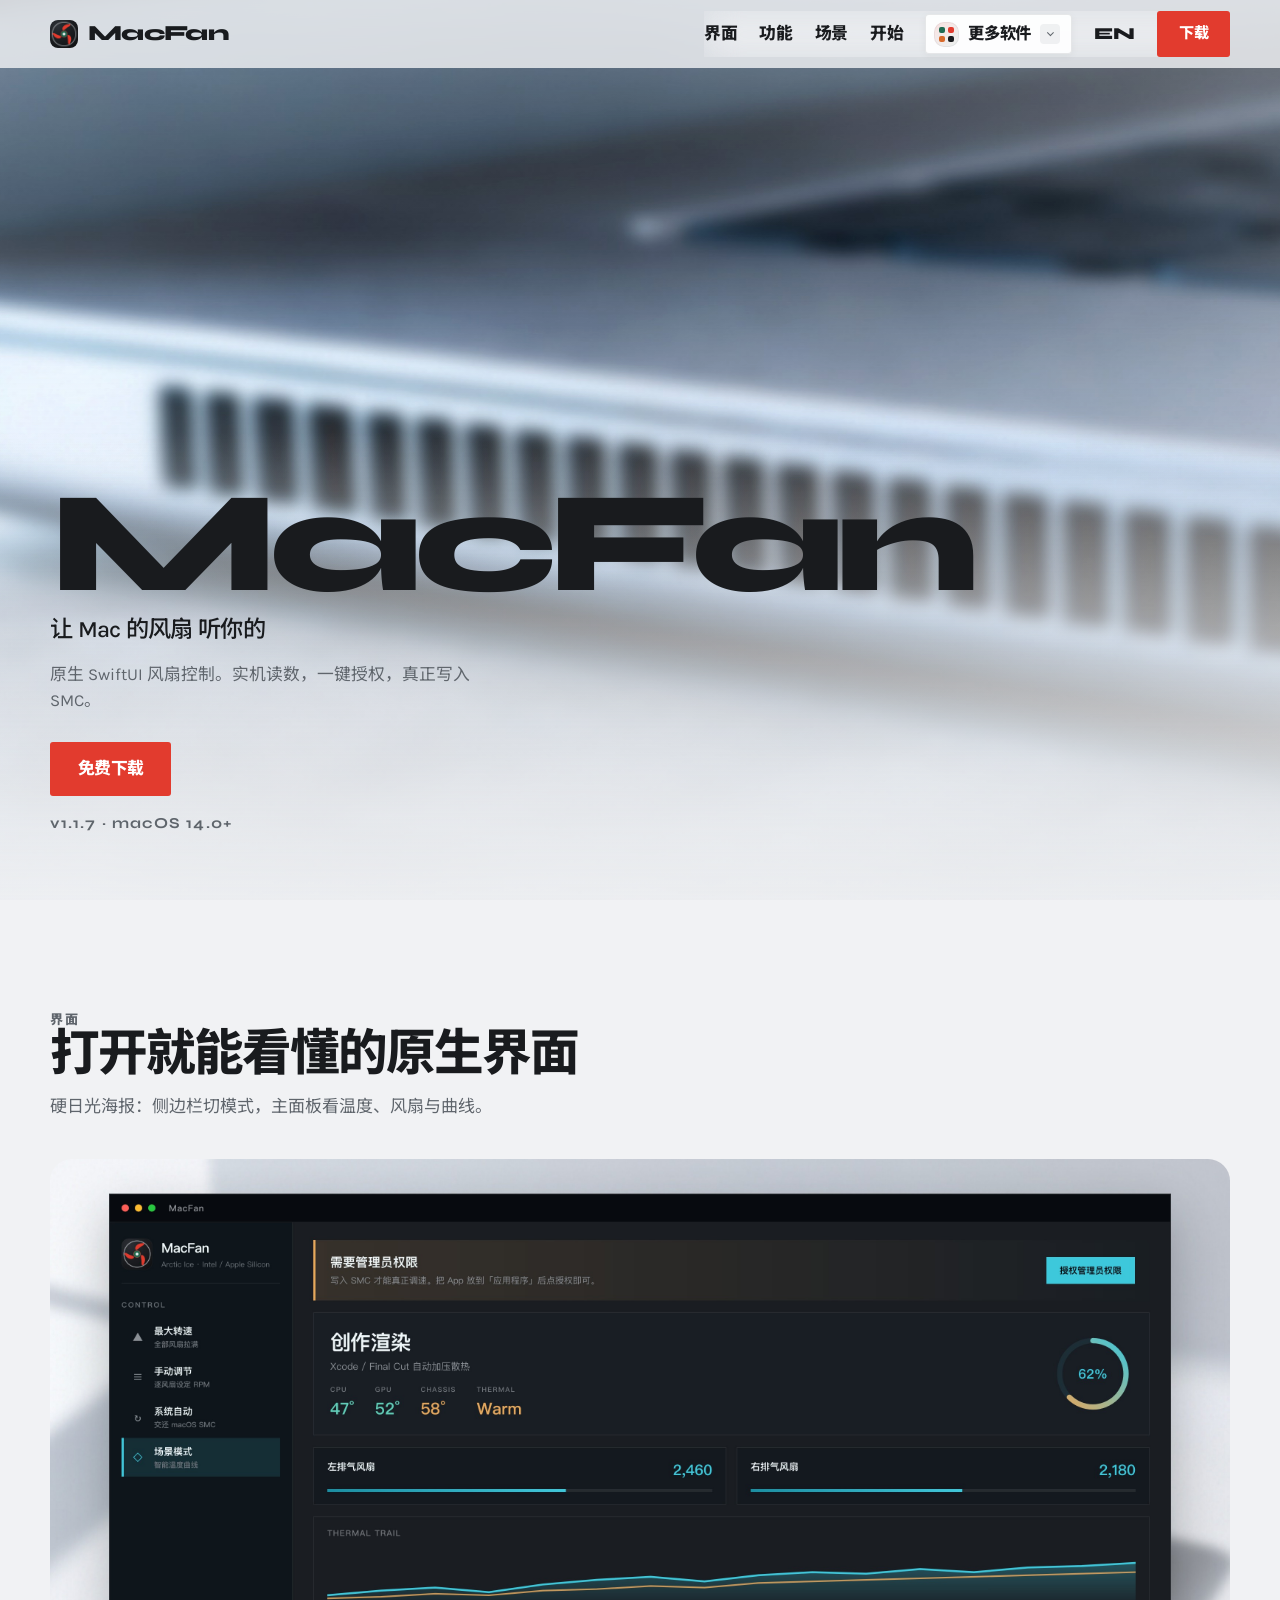
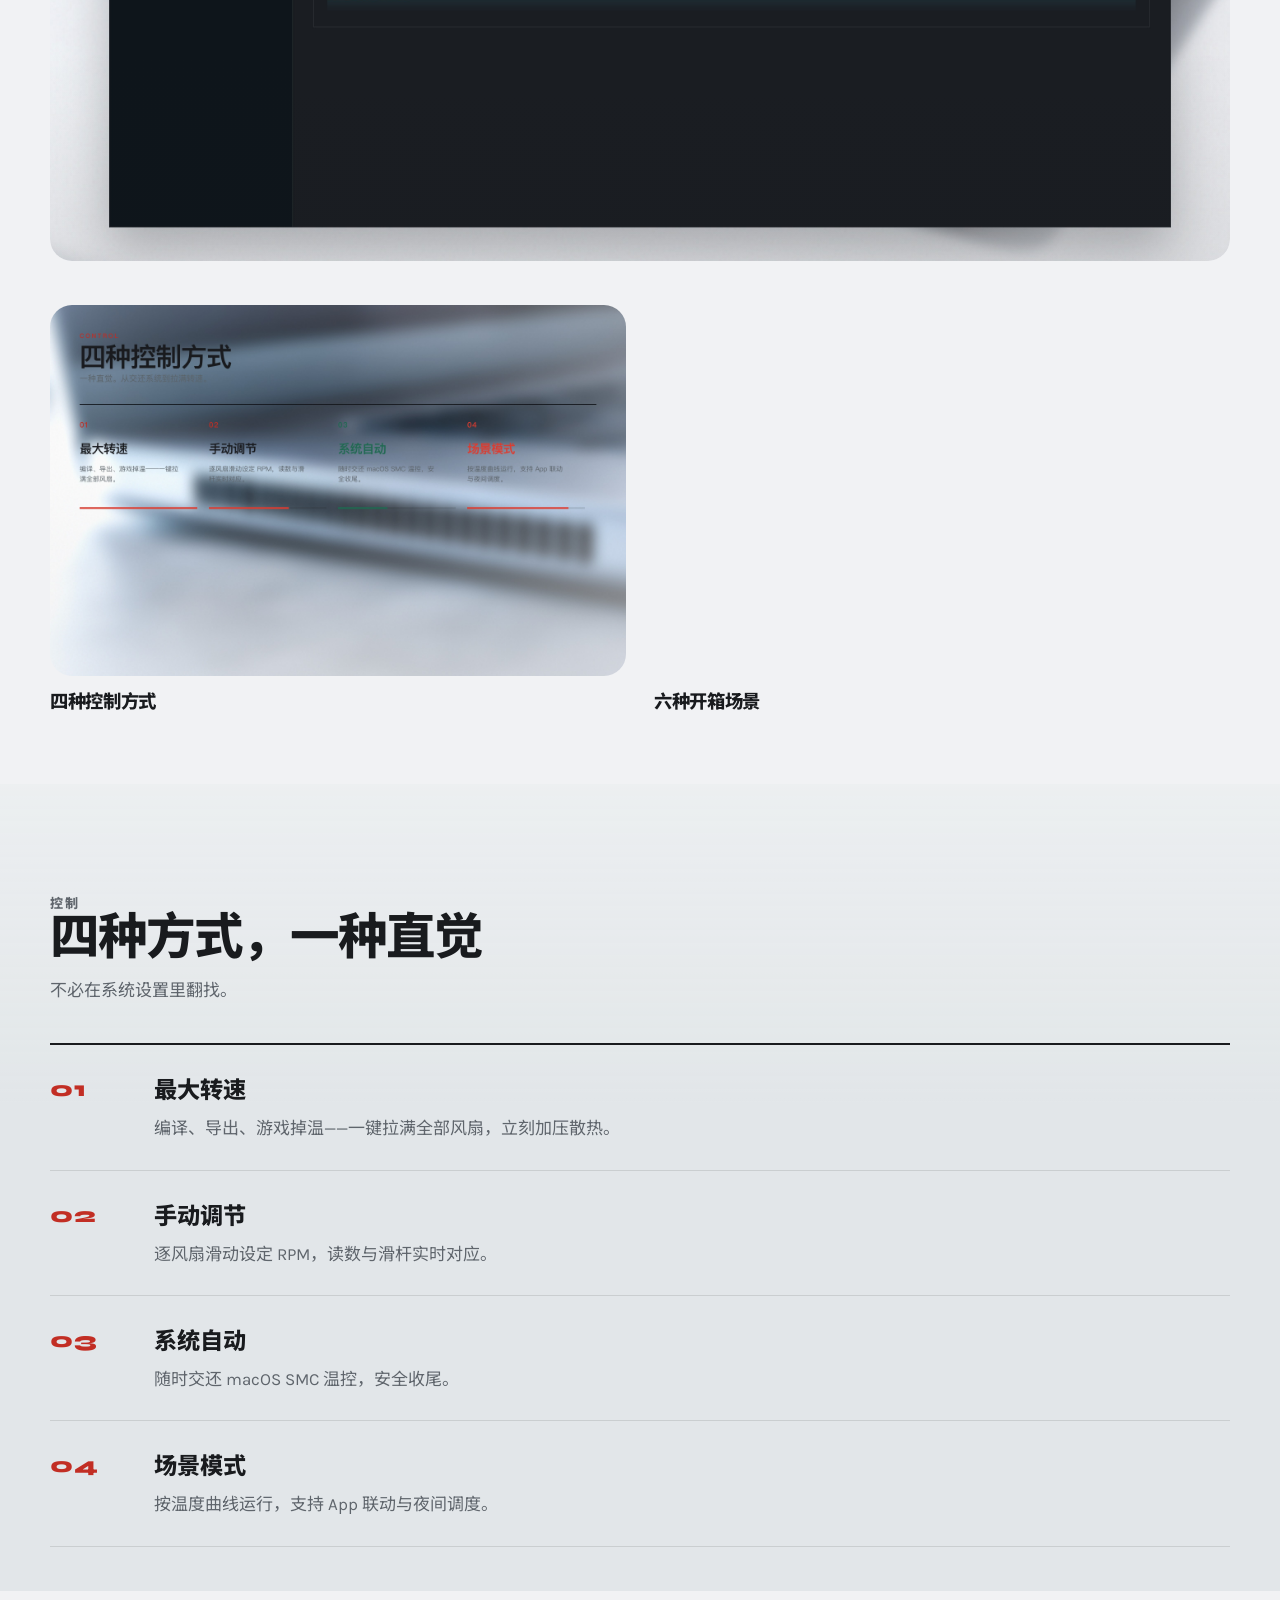
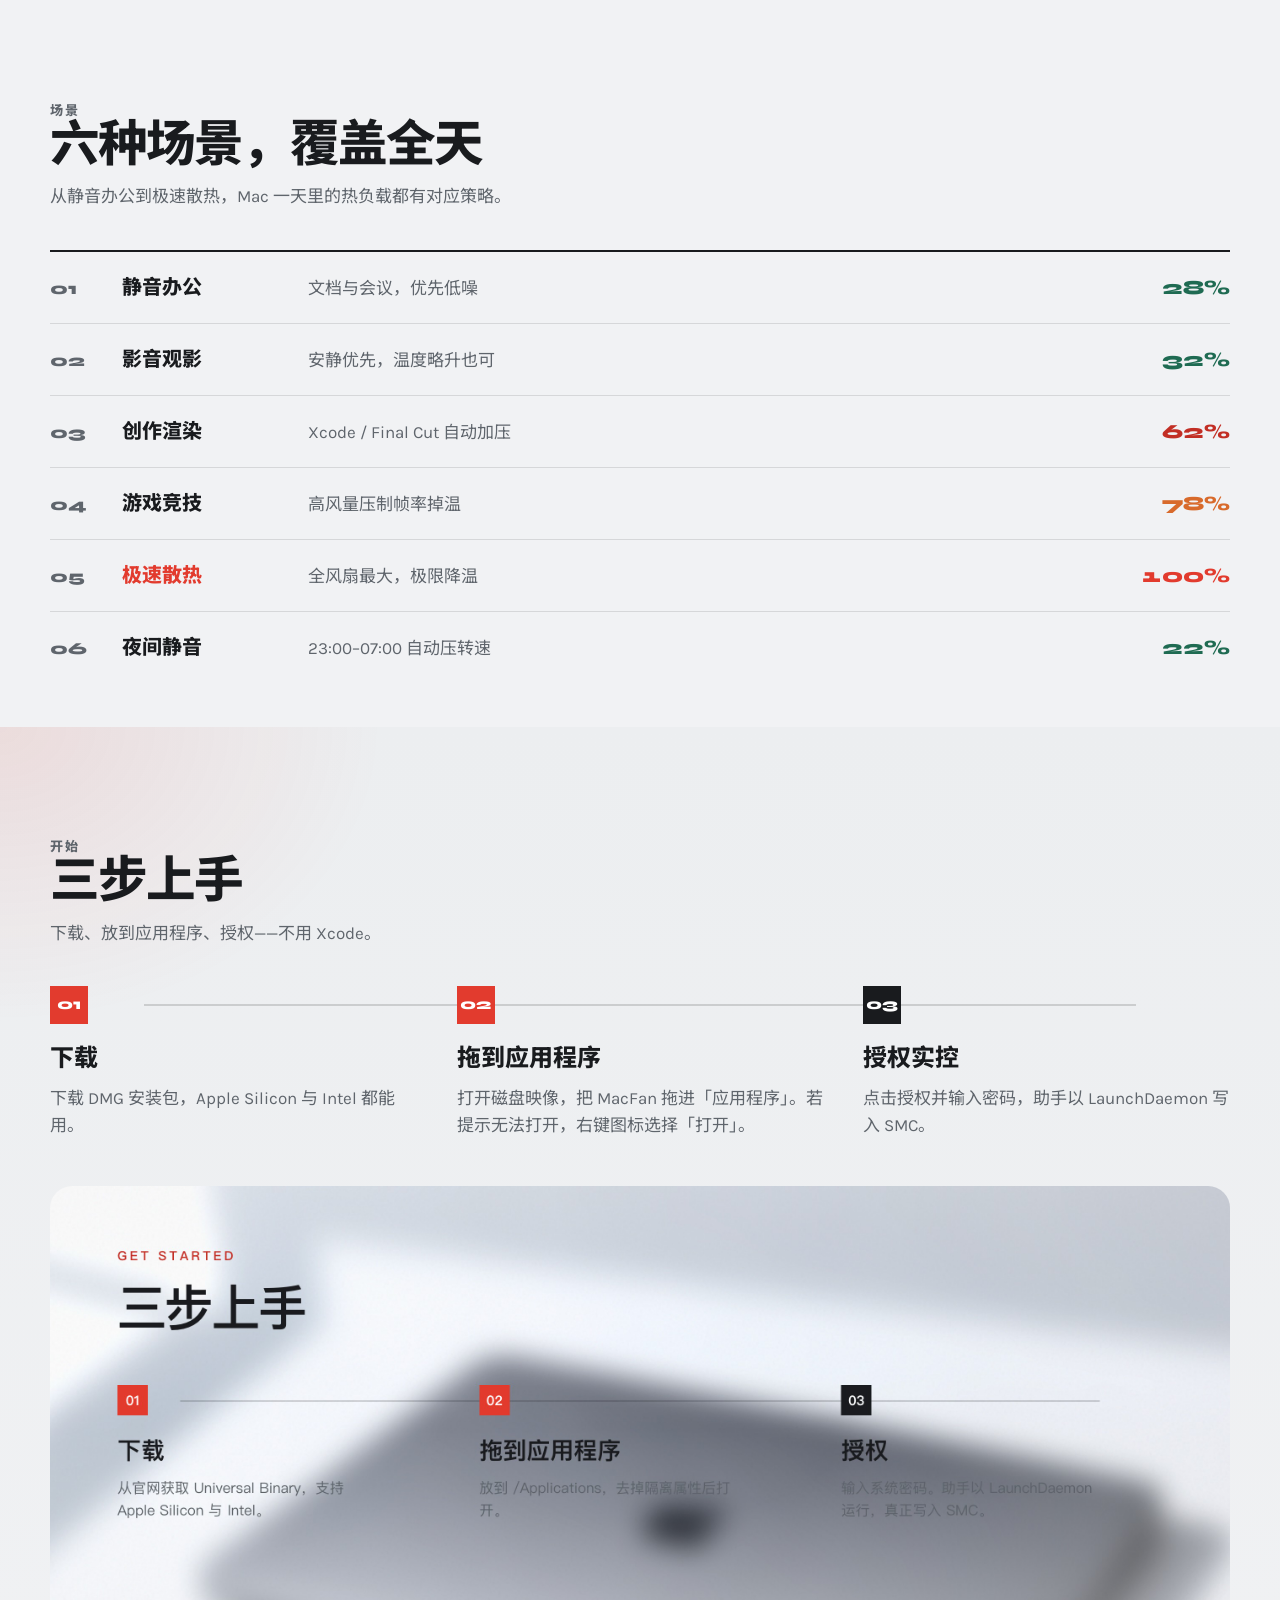
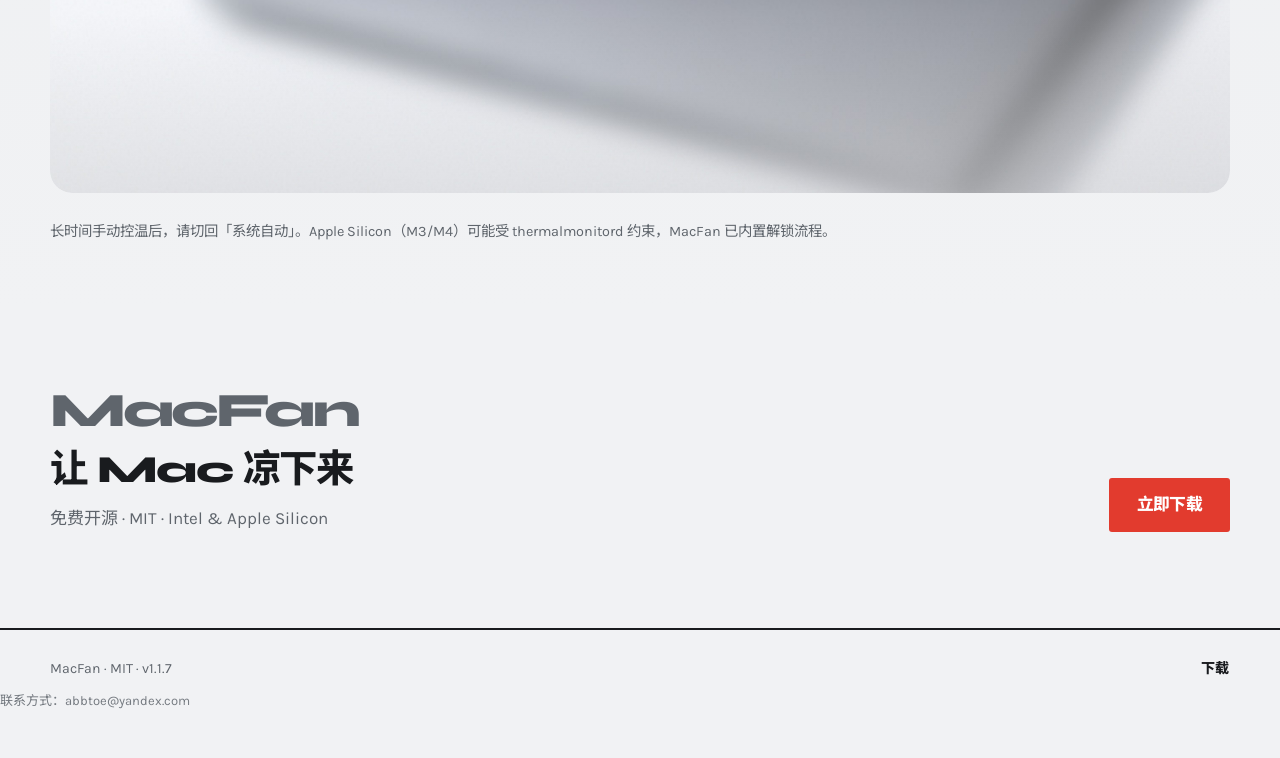
<file: docs/index.html>
<!DOCTYPE html>
<html lang="zh-Hans">
<head>
  <meta charset="utf-8" />
  <meta name="viewport" content="width=device-width, initial-scale=1" />
  <meta name="twitter:description" content="MacFan 用来精准控制 Mac 风扇转速。可以设最大转速、单独调节每个风扇，也能切换场景模式，支持 Apple Silicon 和 Intel。" />
  <meta name="twitter:title" content="MacFan — 精准控制 Mac 风扇转速｜手动调速与降温" />
  <meta name="twitter:card" content="summary_large_image" />
  <meta name="twitter:image" content="https://linux503.github.io/MacFan/og-home.jpg" />
  <meta property="og:locale" content="zh_CN" />
  <meta property="og:url" content="https://linux503.github.io/MacFan/" />
  <meta property="og:site_name" content="MacFan" />
  <meta property="og:type" content="website" />
  <meta name="author" content="linux503" />
  <meta name="robots" content="index, follow, max-image-preview:large, max-snippet:-1, max-video-preview:-1" />
  <meta name="keywords" content="MacFan,Mac风扇,风扇控制,风扇转速,Mac降温,手动调速,Apple Silicon风扇,Intel风扇" />
  <title>MacFan — 精准控制 Mac 风扇转速｜手动调速与降温</title>
  <meta name="description" content="MacFan 用来精准控制 Mac 风扇转速。可以设最大转速、单独调节每个风扇，也能切换场景模式，支持 Apple Silicon 和 Intel。" />
  <meta property="og:title" content="MacFan — 精准控制 Mac 风扇转速｜手动调速与降温" />
  <meta property="og:description" content="MacFan 用来精准控制 Mac 风扇转速。可以设最大转速、单独调节每个风扇，也能切换场景模式，支持 Apple Silicon 和 Intel。" />
  <meta property="og:image" content="https://linux503.github.io/MacFan/og-home.jpg" />
  <link rel="icon" href="assets/logo-512.png?v=33" />
  <link rel="apple-touch-icon" href="assets/apple-touch-icon.png?v=33" />
  <link rel="preconnect" href="https://fonts.googleapis.com" />
  <link rel="preconnect" href="https://fonts.gstatic.com" crossorigin />
  <link href="https://fonts.googleapis.com/css2?family=Karla:wght@400;500;600;700&family=Noto+Sans+SC:wght@400;500;600;700;800&family=Syne:wght@700;800&display=swap" rel="stylesheet" />
  <link rel="stylesheet" href="styles.css?v=33" />
  <link rel="stylesheet" href="more-apps.css?v=33" />
  <link rel="canonical" href="https://linux503.github.io/MacFan/" />
  <meta name="twitter:image:alt" content="MacFan 官网首页：精准控制 Mac 风扇转速" />
  <meta property="og:image:secure_url" content="https://linux503.github.io/MacFan/og-home.jpg" />
  <meta property="og:image:type" content="image/jpeg" />
  <meta property="og:image:width" content="1200" />
  <meta property="og:image:height" content="630" />
  <meta property="og:image:alt" content="MacFan 官网首页：精准控制 Mac 风扇转速" />
  <link rel="image_src" href="https://linux503.github.io/MacFan/og-home.jpg" />
  <script type="application/ld+json" id="seo-app">
{
  "@context": "https://schema.org",
  "@type": "SoftwareApplication",
  "name": "MacFan",
  "operatingSystem": "macOS",
  "applicationCategory": "UtilitiesApplication",
  "url": "https://linux503.github.io/MacFan/",
  "description": "MacFan 用来精准控制 Mac 风扇转速。可以设最大转速、单独调节每个风扇，也能切换场景模式，支持 Apple Silicon 和 Intel。",
  "image": "https://linux503.github.io/MacFan/og-home.jpg",
  "screenshot": "https://linux503.github.io/MacFan/og-home.jpg",
  "featureList": [
    "最大转速",
    "单风扇调节",
    "场景模式",
    "Apple Silicon 与 Intel"
  ],
  "author": {
    "@type": "Person",
    "name": "linux503",
    "email": "abbtoe@yandex.com"
  },
  "offers": {
    "@type": "Offer",
    "price": "0",
    "priceCurrency": "USD"
  }
}
  </script>
</head>
<body>
  <div class="wash" aria-hidden="true"></div>

  <header class="nav" id="nav">
    <div class="nav-inner">
      <a class="brand" href="#top">
        <img src="assets/logo-512.png?v=33" alt="" width="28" height="28" />
        <span>MacFan</span>
      </a>
      <nav class="nav-links">
        <a href="#showcase" data-i18n="nav.showcase">界面</a>
        <a href="#features" data-i18n="nav.features">功能</a>
        <a href="#scenes" data-i18n="nav.scenes">场景</a>
        <a href="#start" data-i18n="nav.start">开始</a>
        <details class="more-apps" data-more-apps="macfan">
          <summary>
            <span class="more-apps-ico" aria-hidden="true"><i></i><i></i><i></i><i></i></span>
            <span class="more-apps-label">更多软件</span>
            <span class="more-apps-chevron" aria-hidden="true"></span>
          </summary>
          <div class="more-apps-panel" role="menu"></div>
        </details>
        <button type="button" class="nav-text" id="langToggle" aria-label="Language">EN</button>
        <a class="btn btn-solid" href="assets/MacFan-1.1.7-macos.dmg" data-i18n="nav.download">下载</a>
      </nav>
      <button class="nav-burger" id="navBurger" aria-label="Menu" aria-expanded="false">
        <span></span><span></span>
      </button>
    </div>
  </header>

  <main id="top">
    <section class="hero">
      <div class="hero-photo">
        <img src="assets/hero-home.jpg?v=33" alt="MacFan 应用界面" width="1600" height="1000" decoding="async" data-i18n-alt="alt.hero" />
      </div>
      <div class="hero-veil" aria-hidden="true"></div>
      <div class="hero-copy reveal">
        <p class="hero-brand">MacFan</p>
        <h1>
          <span data-i18n="hero.title1">让 Mac 的风扇</span>
          <span data-i18n="hero.title2">听你的</span>
        </h1>
        <p class="hero-desc" data-i18n="hero.lede">原生 SwiftUI 风扇控制。实机读数，一键授权，真正写入 SMC。</p>
        <div class="hero-cta">
          <a class="btn btn-solid btn-lg" href="assets/MacFan-1.1.7-macos.dmg" data-i18n="hero.ctaDownload">免费下载</a>
          
        </div>
        <p class="hero-version" id="heroVersion">v1.1.7 · macOS 14+</p>
      </div>
    </section>

    <section id="showcase" class="band">
      <div class="wrap">
        <header class="kicker-block reveal">
          <p class="kicker" data-i18n="showcase.tag">界面</p>
          <h2 data-i18n="showcase.title">打开就能看懂的原生界面</h2>
          <p data-i18n="showcase.sub">硬日光海报：侧边栏切模式，主面板看温度、风扇与曲线。</p>
        </header>
      </div>
      <figure class="bleed reveal">
        <img src="assets/poster-dashboard.jpg?v=33" alt="MacFan 主界面" width="1600" height="1000" loading="lazy" decoding="async" data-i18n-alt="alt.showcaseHome" />
      </figure>
      <div class="wrap split-visuals">
        <figure class="reveal">
          <img src="assets/poster-modes.jpg?v=33" alt="四种控制方式" width="1400" height="900" loading="lazy" decoding="async" data-i18n-alt="alt.modes" />
          <figcaption data-i18n="gallery.modes">四种控制方式</figcaption>
        </figure>
        <figure class="reveal">
          <img src="assets/poster-scenes.jpg?v=33" alt="六种智能场景" width="1400" height="900" loading="lazy" decoding="async" data-i18n-alt="alt.scenes" />
          <figcaption data-i18n="gallery.scenes">六种开箱场景</figcaption>
        </figure>
      </div>
    </section>

    <section id="features" class="band band-tint">
      <div class="wrap">
        <header class="kicker-block reveal">
          <p class="kicker" data-i18n="features.tag">控制</p>
          <h2 data-i18n="features.title">四种方式，一种直觉</h2>
          <p data-i18n="features.sub">不必在系统设置里翻找。</p>
        </header>
        <ol class="mode-list reveal">
          <li>
            <span>01</span>
            <div>
              <h3 data-i18n="f1.t">最大转速</h3>
              <p data-i18n="f1.p">编译、导出、游戏掉温——一键拉满全部风扇。</p>
            </div>
          </li>
          <li>
            <span>02</span>
            <div>
              <h3 data-i18n="f2.t">手动调节</h3>
              <p data-i18n="f2.p">逐风扇滑动设定 RPM，读数与滑杆实时对应。</p>
            </div>
          </li>
          <li>
            <span>03</span>
            <div>
              <h3 data-i18n="f3.t">系统自动</h3>
              <p data-i18n="f3.p">随时交还 macOS SMC 温控，安全收尾。</p>
            </div>
          </li>
          <li>
            <span>04</span>
            <div>
              <h3 data-i18n="f4.t">场景模式</h3>
              <p data-i18n="f4.p">按温度曲线运行，支持 App 联动与夜间调度。</p>
            </div>
          </li>
        </ol>
      </div>
    </section>

    <section id="scenes" class="band">
      <div class="wrap">
        <header class="kicker-block reveal">
          <p class="kicker" data-i18n="scenes.tag">场景</p>
          <h2 data-i18n="scenes.title">六种场景，覆盖全天</h2>
          <p data-i18n="scenes.sub">从静音办公到极速散热。</p>
        </header>
        <ol class="heat-list reveal">
          <li data-heat="low"><span>01</span><h3 data-i18n="s1.t">静音办公</h3><p data-i18n="s1.p">文档与会议，优先低噪</p><b>28%</b></li>
          <li data-heat="low"><span>02</span><h3 data-i18n="s2.t">影音观影</h3><p data-i18n="s2.p">安静优先，温度略升也可</p><b>32%</b></li>
          <li data-heat="mid"><span>03</span><h3 data-i18n="s3.t">创作渲染</h3><p data-i18n="s3.p">Xcode / Final Cut 自动加压</p><b>62%</b></li>
          <li data-heat="high"><span>04</span><h3 data-i18n="s4.t">游戏竞技</h3><p data-i18n="s4.p">高风量压制帧率掉温</p><b>78%</b></li>
          <li data-heat="max"><span>05</span><h3 data-i18n="s5.t">极速散热</h3><p data-i18n="s5.p">全风扇最大，极限降温</p><b>100%</b></li>
          <li data-heat="low"><span>06</span><h3 data-i18n="s6.t">夜间静音</h3><p data-i18n="s6.p">23:00–07:00 自动压转速</p><b>22%</b></li>
        </ol>
      </div>
    </section>

    <section id="start" class="band band-start">
      <div class="wrap">
        <header class="kicker-block reveal">
          <p class="kicker" data-i18n="start.tag">开始</p>
          <h2 data-i18n="start.title">三步上手</h2>
          <p data-i18n="start.sub">下载、放到应用程序、授权——不用 Xcode。</p>
        </header>
        <ol class="start-track reveal">
          <li>
            <em>01</em>
            <h3 data-i18n="step1.t">下载</h3>
            <p data-i18n="step1.p">下载 DMG 安装包，Apple Silicon 与 Intel 都能用。</p>
          </li>
          <li>
            <em>02</em>
            <h3 data-i18n="step2.t">拖到应用程序</h3>
            <p data-i18n="step2.p">打开磁盘映像，把 MacFan 拖进「应用程序」。若提示无法打开，右键图标选择「打开」。</p>
          </li>
          <li>
            <em>03</em>
            <h3 data-i18n="step3.t">授权实控</h3>
            <p data-i18n="step3.p">点击授权并输入密码，助手以 LaunchDaemon 写入 SMC。</p>
          </li>
        </ol>
      </div>
      <figure class="bleed reveal">
        <img src="assets/poster-start.jpg?v=33" alt="三步上手" width="1400" height="720" loading="lazy" decoding="async" data-i18n-alt="alt.start" />
      </figure>
      <p class="note wrap reveal" data-i18n="fineprint">长时间手动控温后，请切回「系统自动」。Apple Silicon（M3/M4）可能受 thermalmonitord 约束，MacFan 已内置解锁流程。</p>
      <p class="dev-link wrap reveal"></p>
    </section>

    <section class="band band-cta">
      <div class="wrap cta-line">
        <div>
          <p class="hero-brand mini">MacFan</p>
          <h2 data-i18n="cta.title">让 Mac 凉下来</h2>
          <p data-i18n="cta.sub">免费开源 · MIT · Intel &amp; Apple Silicon</p>
        </div>
        <a class="btn btn-solid btn-lg" href="assets/MacFan-1.1.7-macos.dmg" data-i18n="cta.download">立即下载</a>
      </div>
    </section>
  </main>

  <footer class="footer">
    <div class="wrap footer-inner">
      <span id="footerMeta">MacFan · MIT · v1.1.7</span>
      <div class="footer-right">
        
        <a href="assets/MacFan-1.1.7-macos.dmg" data-i18n="footer.download">下载</a>
      </div>
    </div>
  
      <p class="seo-contact" style="margin:.7rem 0 0;font-size:13px;line-height:1.5;opacity:.85">联系方式：<a href="mailto:abbtoe@yandex.com">abbtoe@yandex.com</a></p>
</footer>

  <script src="script.js?v=33"></script>
  <script src="more-apps.js?v=33" defer></script>
</body>
</html>
</file>
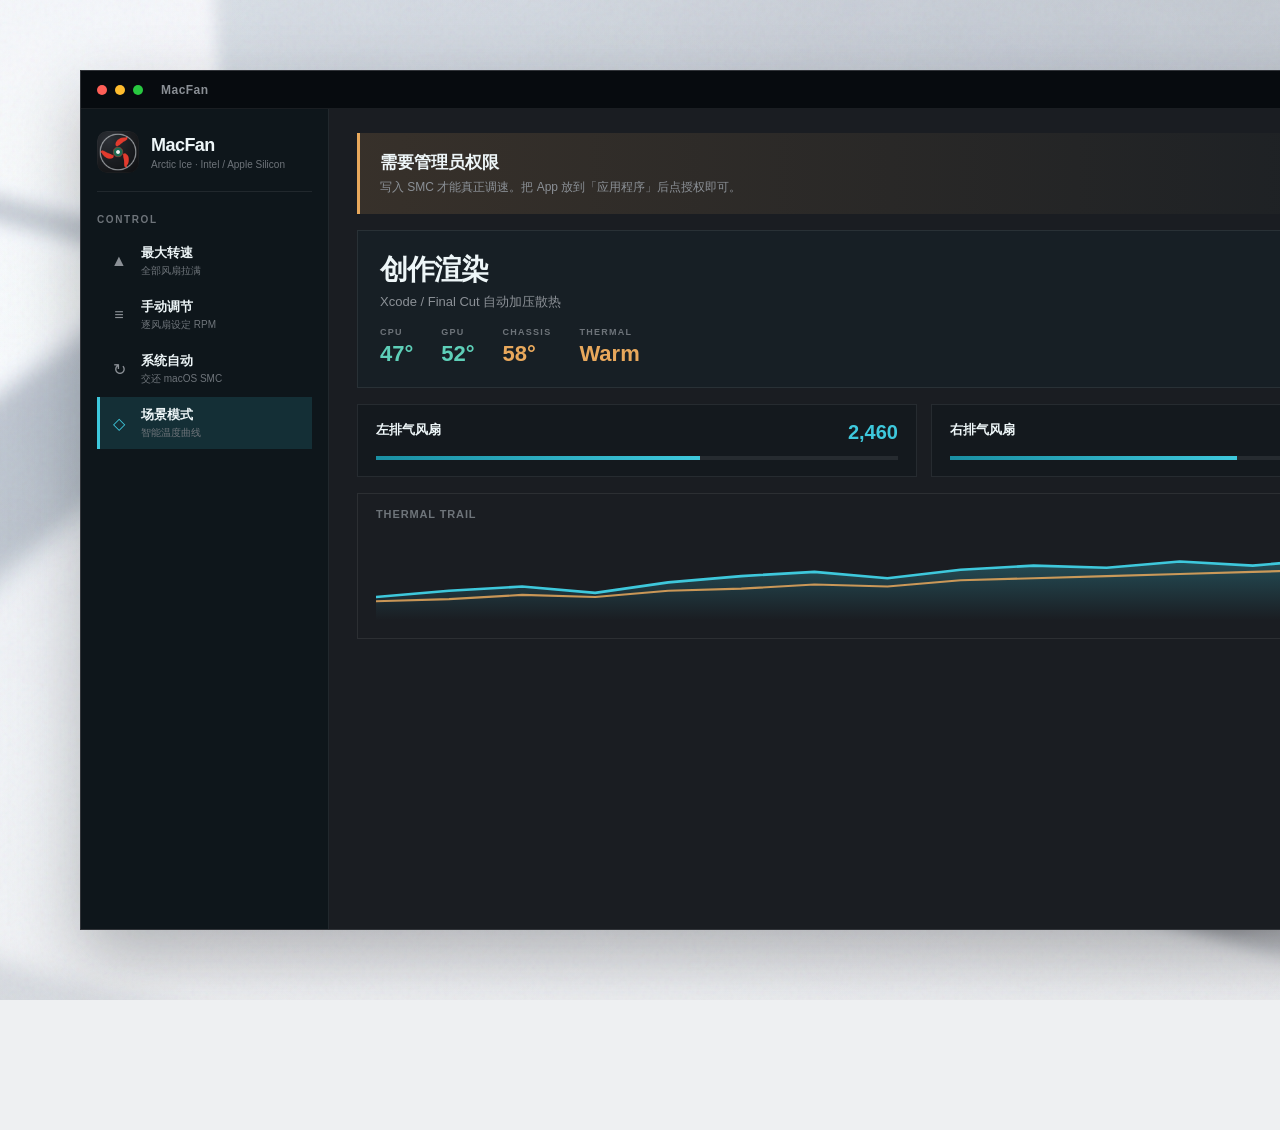
<file: docs/_gen/dashboard.html>
<!DOCTYPE html>
<html lang="zh-Hans">
<head>
  <meta charset="utf-8" />
  <title>MacFan Dashboard Poster</title>
  <link rel="stylesheet" href="poster.css" />
  <style>
    body { width: 1600px; height: 1000px; }
    .mat {
      height: 100%;
      display: grid;
      place-items: center;
      padding: 48px;
    }
    .window {
      width: 1440px;
      height: 860px;
      overflow: hidden;
      border: 1px solid rgba(255,255,255,0.10);
      display: grid;
      grid-template-rows: 38px 1fr;
      --accent: #3ec8dc;
      --accent-deep: #1a8fa3;
      --accent-soft: rgba(62, 200, 220, 0.14);
      --amber: #e8a85c;
      --good: #5ecfb8;
      --coral: #e07262;
      color: #eef6f8;
      background: #1a1d22;
      box-shadow: 0 28px 64px rgba(22, 24, 27, 0.28);
    }
    .titlebar {
      display: flex; align-items: center; padding: 0 16px; gap: 8px;
      background: rgba(5, 9, 13, 0.88); border-bottom: 1px solid var(--line);
    }
    .dot { width: 10px; height: 10px; border-radius: 50%; }
    .dot.r { background: #ff5f57; } .dot.y { background: #febc2e; } .dot.g { background: #28c840; }
    .titlebar span { margin-left: 10px; font-size: 12px; color: var(--mist); font-weight: 600; letter-spacing: 0.04em; }
    .layout { display: grid; grid-template-columns: 248px 1fr; height: 100%; }
    .sidebar {
      background: rgba(11, 20, 25, 0.72); border-right: 1px solid var(--line);
      padding: 22px 16px; display: flex; flex-direction: column; gap: 22px;
    }
    .brand { display: flex; align-items: center; gap: 12px; padding-bottom: 18px; border-bottom: 1px solid var(--line); }
    .brand img { width: 42px; height: 42px; border-radius: 10px; }
    .brand h1 { font-size: 18px; font-weight: 700; letter-spacing: -0.03em; }
    .brand p { font-size: 10px; color: var(--mist-dim); margin-top: 3px; }
    .section-title { font-size: 10px; font-weight: 700; letter-spacing: 0.16em; color: var(--mist-dim); text-transform: uppercase; margin-bottom: 10px; }
    .mode { display: flex; align-items: center; gap: 10px; padding: 9px 10px; margin-bottom: 2px; }
    .mode.on { background: var(--accent-soft); box-shadow: inset 3px 0 0 var(--accent); }
    .mode .ico { width: 24px; height: 24px; display: grid; place-items: center; color: var(--mist); }
    .mode.on .ico { color: var(--accent); }
    .mode .t { font-size: 13px; font-weight: 650; }
    .mode .sub { display: block; font-size: 10px; color: var(--mist-dim); margin-top: 2px; font-weight: 500; }
    .main { padding: 24px 28px; display: flex; flex-direction: column; gap: 16px; }
    .admin {
      display: flex; align-items: center; gap: 16px; padding: 18px 20px;
      background: linear-gradient(90deg, rgba(232,168,92,0.14), rgba(22,34,40,0.25));
      border-left: 3px solid var(--amber);
    }
    .admin h2 { font-size: 17px; font-weight: 700; margin-bottom: 4px; }
    .admin p { font-size: 12px; color: var(--mist); max-width: 520px; line-height: 1.5; }
    .admin .btn { margin-left: auto; padding: 10px 18px; background: var(--accent); color: #051014; font-size: 12px; font-weight: 700; }
    .panel { padding: 20px 22px; border: 1px solid var(--line); background: rgba(22,34,40,0.45); display: flex; align-items: center; gap: 24px; }
    .panel h3 { font-size: 28px; font-weight: 700; letter-spacing: -0.03em; }
    .panel .desc { font-size: 13px; color: var(--mist); margin-top: 4px; }
    .metrics { display: flex; gap: 28px; margin-top: 16px; }
    .metric .k { font-size: 9px; font-weight: 700; letter-spacing: 0.14em; color: var(--mist-dim); text-transform: uppercase; }
    .metric .v { font-size: 22px; font-weight: 700; margin-top: 4px; font-variant-numeric: tabular-nums; }
    .gauge { margin-left: auto; width: 108px; height: 108px; position: relative; flex-shrink: 0; }
    .gauge svg { width: 100%; height: 100%; transform: rotate(-90deg); }
    .gauge .pct { position: absolute; inset: 0; display: grid; place-items: center; font-size: 18px; font-weight: 700; color: var(--accent); }
    .fans { display: grid; grid-template-columns: 1fr 1fr; gap: 14px; }
    .fan { padding: 16px 18px; border: 1px solid var(--line); background: rgba(11,20,25,0.4); }
    .fan header { display: flex; justify-content: space-between; font-size: 13px; font-weight: 600; margin-bottom: 12px; }
    .fan .rpm { color: var(--accent); font-size: 20px; font-weight: 700; }
    .slider { height: 4px; background: rgba(255,255,255,0.08); position: relative; }
    .slider i { display: block; height: 100%; background: linear-gradient(90deg, var(--accent-deep), var(--accent)); }
    .chart { padding: 14px 18px; border: 1px solid var(--line); }
    .chart h4 { font-size: 11px; letter-spacing: 0.08em; text-transform: uppercase; color: var(--mist-dim); margin-bottom: 8px; }
    .chart svg { width: 100%; height: 92px; }
  </style>
</head>
<body class="poster">
  <div class="photo soft" style="background-image:url('bg/mac.jpg')"></div>
  <div class="veil"></div>
  <div class="grain"></div>
  <div class="mat">
    <div class="window">
      <div class="titlebar">
        <div class="dot r"></div><div class="dot y"></div><div class="dot g"></div>
        <span>MacFan</span>
      </div>
      <div class="layout">
        <aside class="sidebar">
          <div class="brand">
            <img src="../assets/logo-512.png" alt="" />
            <div><h1>MacFan</h1><p>Arctic Ice · Intel / Apple Silicon</p></div>
          </div>
          <div>
            <div class="section-title">Control</div>
            <div class="mode"><div class="ico">▲</div><div><div class="t">最大转速</div><span class="sub">全部风扇拉满</span></div></div>
            <div class="mode"><div class="ico">≡</div><div><div class="t">手动调节</div><span class="sub">逐风扇设定 RPM</span></div></div>
            <div class="mode"><div class="ico">↻</div><div><div class="t">系统自动</div><span class="sub">交还 macOS SMC</span></div></div>
            <div class="mode on"><div class="ico">◇</div><div><div class="t">场景模式</div><span class="sub">智能温度曲线</span></div></div>
          </div>
        </aside>
        <main class="main">
          <div class="admin">
            <div>
              <h2>需要管理员权限</h2>
              <p>写入 SMC 才能真正调速。把 App 放到「应用程序」后点授权即可。</p>
            </div>
            <div class="btn">授权管理员权限</div>
          </div>
          <div class="panel">
            <div>
              <h3>创作渲染</h3>
              <div class="desc">Xcode / Final Cut 自动加压散热</div>
              <div class="metrics">
                <div class="metric"><div class="k">CPU</div><div class="v" style="color:var(--good)">47°</div></div>
                <div class="metric"><div class="k">GPU</div><div class="v" style="color:var(--good)">52°</div></div>
                <div class="metric"><div class="k">Chassis</div><div class="v" style="color:var(--amber)">58°</div></div>
                <div class="metric"><div class="k">Thermal</div><div class="v" style="color:var(--amber)">Warm</div></div>
              </div>
            </div>
            <div class="gauge">
              <svg viewBox="0 0 120 120">
                <defs><linearGradient id="g" x1="0" y1="0" x2="1" y2="1"><stop offset="0%" stop-color="#e8a85c"/><stop offset="100%" stop-color="#3ec8dc"/></linearGradient></defs>
                <circle cx="60" cy="60" r="50" fill="none" stroke="#1e2e36" stroke-width="8"/>
                <circle cx="60" cy="60" r="50" fill="none" stroke="url(#g)" stroke-width="8" stroke-linecap="round" stroke-dasharray="196 314"/>
              </svg>
              <div class="pct">62%</div>
            </div>
          </div>
          <div class="fans">
            <div class="fan"><header><span>左排气风扇</span><span class="rpm">2,460</span></header><div class="slider"><i style="width:62%"></i></div></div>
            <div class="fan"><header><span>右排气风扇</span><span class="rpm">2,180</span></header><div class="slider"><i style="width:55%"></i></div></div>
          </div>
          <div class="chart">
            <h4>Thermal trail</h4>
            <svg viewBox="0 0 900 88" preserveAspectRatio="none">
              <defs><linearGradient id="fill" x1="0" y1="0" x2="0" y2="1"><stop offset="0%" stop-color="rgba(62,200,220,0.32)"/><stop offset="100%" stop-color="rgba(62,200,220,0)"/></linearGradient></defs>
              <path d="M0,66 L60,60 L120,56 L180,62 L240,52 L300,46 L360,42 L420,48 L480,40 L540,36 L600,38 L660,32 L720,36 L780,30 L840,28 L900,24 L900,88 L0,88 Z" fill="url(#fill)"/>
              <path d="M0,66 L60,60 L120,56 L180,62 L240,52 L300,46 L360,42 L420,48 L480,40 L540,36 L600,38 L660,32 L720,36 L780,30 L840,28 L900,24" fill="none" stroke="#3ec8dc" stroke-width="2.5" stroke-linecap="round"/>
              <path d="M0,70 L60,68 L120,64 L180,66 L240,60 L300,58 L360,54 L420,56 L480,50 L540,48 L600,46 L660,44 L720,42 L780,40 L840,38 L900,36" fill="none" stroke="#e8a85c" stroke-width="2" stroke-linecap="round" opacity="0.85"/>
            </svg>
          </div>
        </main>
      </div>
    </div>
  </div>
</body>
</html>
</file>
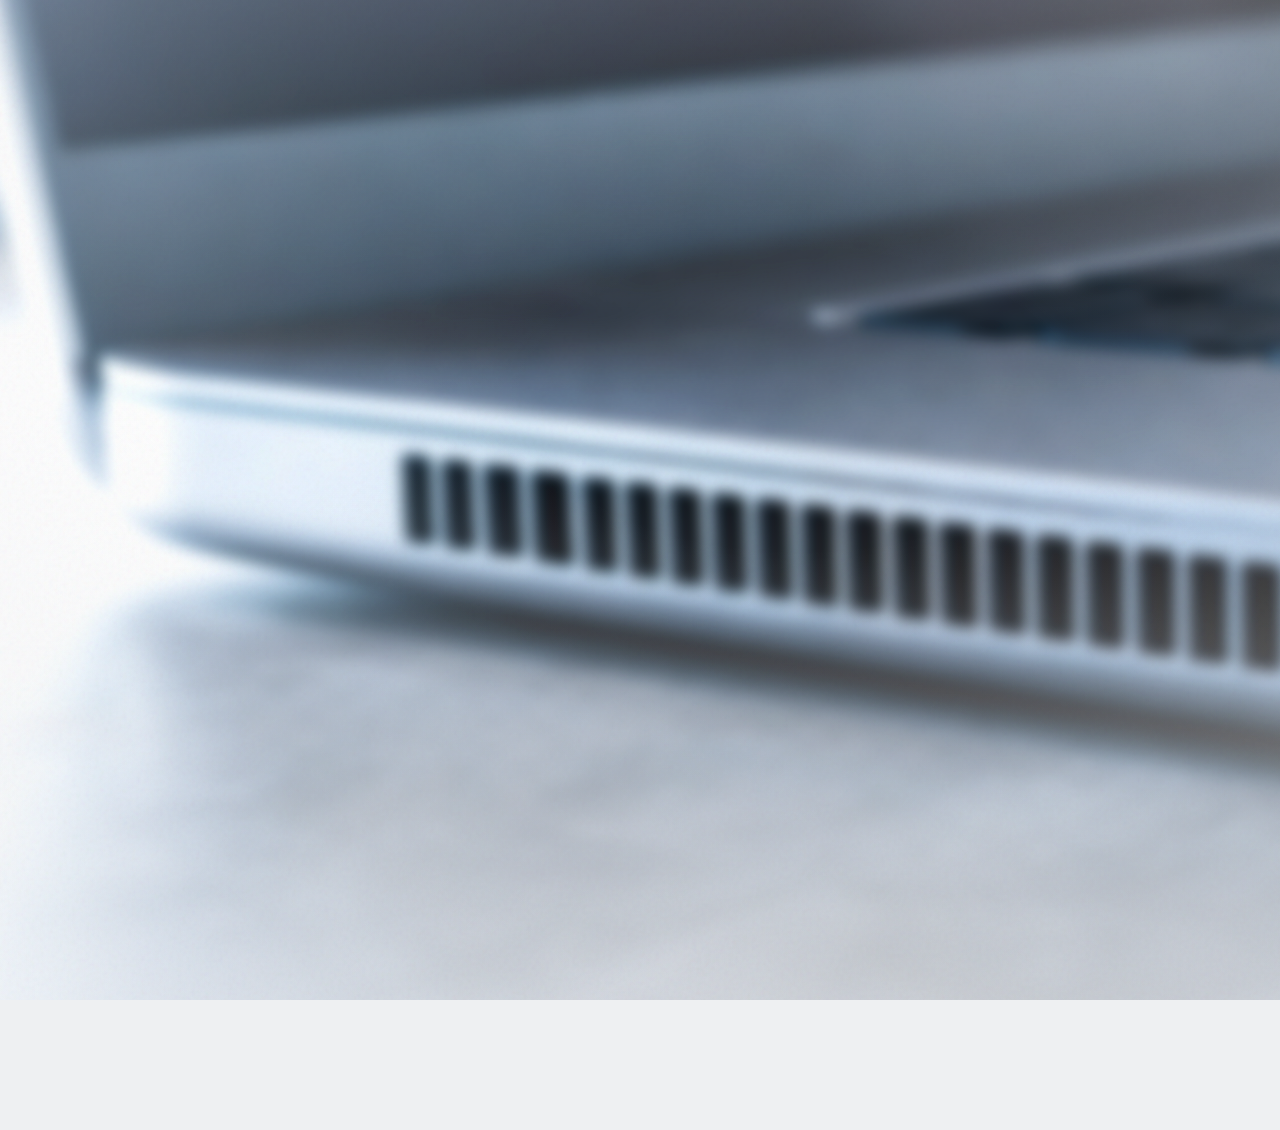
<file: docs/_gen/hero.html>
<!DOCTYPE html>
<html lang="zh-Hans">
<head>
  <meta charset="utf-8" />
  <title>MacFan Hero Poster</title>
  <link rel="stylesheet" href="poster.css" />
  <style>body { width: 1600px; height: 1000px; }</style>
</head>
<body class="poster">
  <div class="photo soft" style="background-image:url('bg/hard.jpg')"></div>
  <div class="veil"></div>
  <div class="grain"></div>
</body>
</html>
</file>
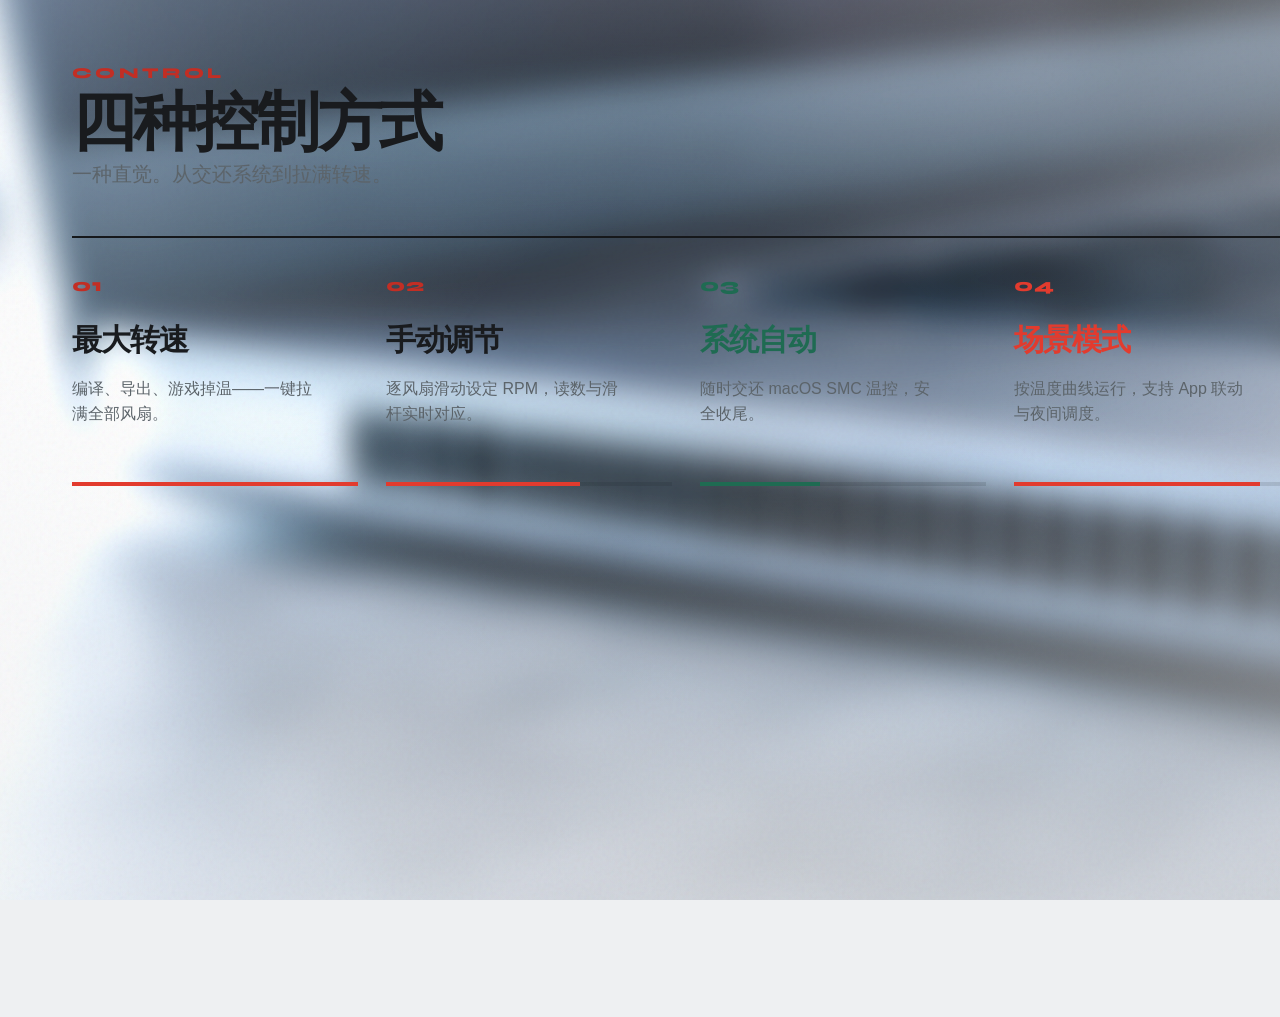
<file: docs/_gen/modes.html>
<!DOCTYPE html>
<html lang="zh-Hans">
<head>
  <meta charset="utf-8" />
  <title>MacFan Modes Poster</title>
  <link rel="stylesheet" href="poster.css" />
  <style>
    body { width: 1400px; height: 900px; }
    .mat { height: 100%; padding: 64px 72px 56px; display: flex; flex-direction: column; }
    .kicker { font-family: var(--display); font-size: 15px; font-weight: 800; letter-spacing: 0.22em; text-transform: uppercase; color: var(--accent-deep); }
    h1 { margin: 10px 0 8px; font-size: 64px; font-weight: 800; letter-spacing: -0.04em; line-height: 0.95; }
    .lede { font-size: 20px; color: #5c646a; margin-bottom: 48px; }
    .row { display: grid; grid-template-columns: repeat(4, 1fr); gap: 0; border-top: 2px solid #16181b; flex: 1; }
    .col { padding: 36px 28px 0 0; }
    .num { font-family: var(--display); font-size: 18px; font-weight: 800; letter-spacing: 0.08em; color: var(--accent-deep); margin-bottom: 24px; }
    .c3 .num, .c3 h2 { color: var(--good); }
    .c4 .num, .c4 h2 { color: var(--coral); }
    h2 { font-size: 30px; font-weight: 750; letter-spacing: -0.03em; margin-bottom: 16px; }
    .col p { font-size: 16px; color: #5c646a; line-height: 1.55; max-width: 240px; }
    .meter { margin-top: 56px; height: 4px; background: rgba(22,24,27,0.12); }
    .meter i { display: block; height: 100%; }
    .c1 .meter i { width: 100%; background: var(--accent); }
    .c2 .meter i { width: 68%; background: var(--accent); }
    .c3 .meter i { width: 42%; background: var(--good); }
    .c4 .meter i { width: 86%; background: var(--coral); }
  </style>
</head>
<body class="poster">
  <div class="photo mist" style="background-image:url('bg/hard.jpg')"></div>
  <div class="veil"></div>
  <div class="grain"></div>
  <div class="mat">
    <div class="kicker">Control</div>
    <h1>四种控制方式</h1>
    <p class="lede">一种直觉。从交还系统到拉满转速。</p>
    <div class="row">
      <article class="col c1"><div class="num">01</div><h2>最大转速</h2><p>编译、导出、游戏掉温——一键拉满全部风扇。</p><div class="meter"><i></i></div></article>
      <article class="col c2"><div class="num">02</div><h2>手动调节</h2><p>逐风扇滑动设定 RPM，读数与滑杆实时对应。</p><div class="meter"><i></i></div></article>
      <article class="col c3"><div class="num">03</div><h2>系统自动</h2><p>随时交还 macOS SMC 温控，安全收尾。</p><div class="meter"><i></i></div></article>
      <article class="col c4"><div class="num">04</div><h2>场景模式</h2><p>按温度曲线运行，支持 App 联动与夜间调度。</p><div class="meter"><i></i></div></article>
    </div>
  </div>
</body>
</html>
</file>
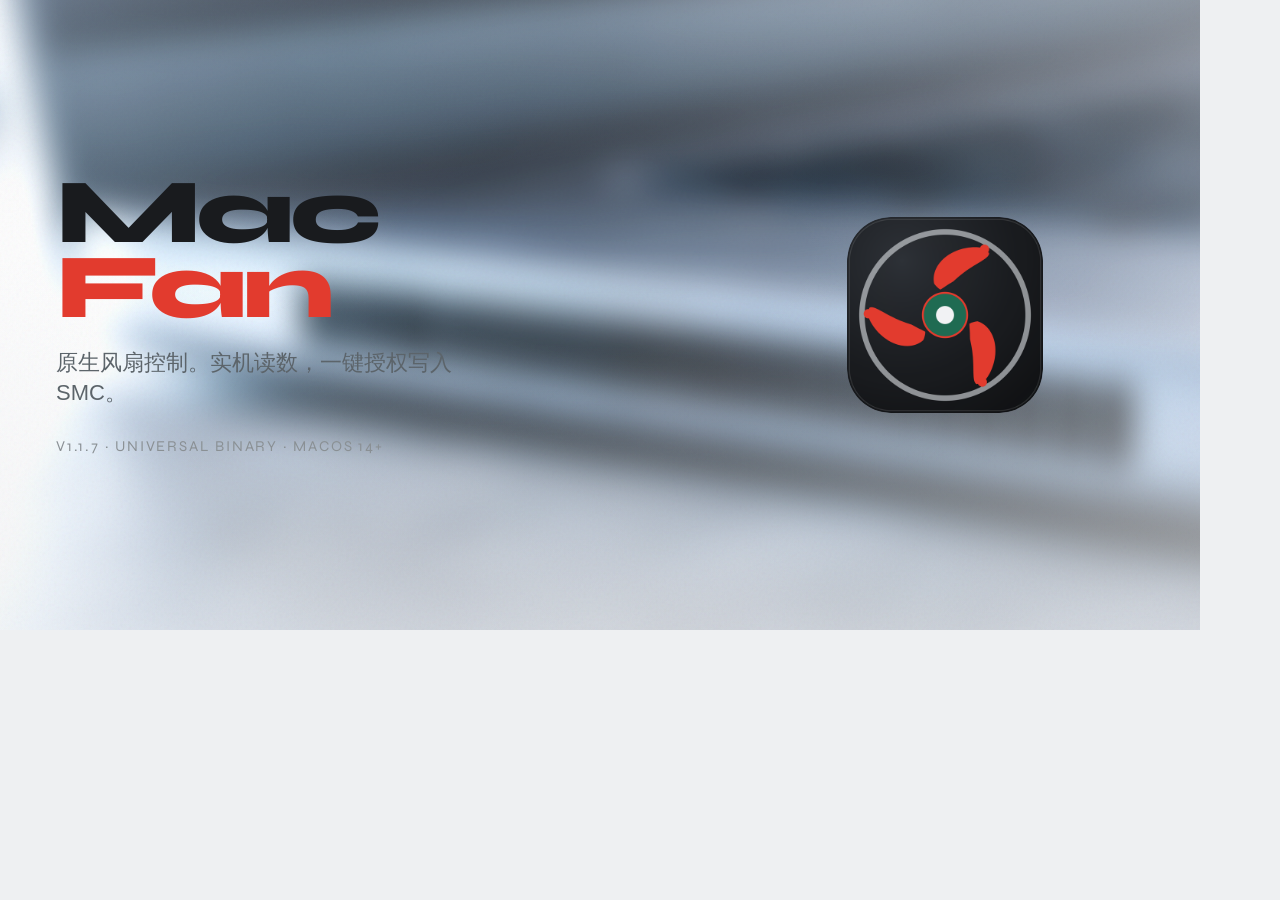
<file: docs/_gen/og.html>
<!DOCTYPE html>
<html lang="zh-Hans">
<head>
  <meta charset="utf-8" />
  <title>MacFan OG Poster</title>
  <link rel="stylesheet" href="poster.css" />
  <style>
    body { width: 1200px; height: 630px; }
    .mat { height: 100%; display: grid; grid-template-columns: 1.15fr 0.85fr; }
    .copy { padding: 72px 56px; display: flex; flex-direction: column; justify-content: center; }
    .brand { font-family: var(--display); font-size: 92px; font-weight: 900; letter-spacing: -0.05em; line-height: 0.82; }
    .brand em { font-style: normal; color: var(--accent); }
    .tag { margin-top: 22px; font-size: 22px; color: #5c646a; line-height: 1.4; max-width: 460px; }
    .meta { margin-top: 28px; font-family: var(--display); font-size: 15px; letter-spacing: 0.12em; text-transform: uppercase; color: #8a9094; }
    .preview { display: grid; place-items: center; }
    .icon { width: 196px; height: 196px; border-radius: 44px; }
  </style>
</head>
<body class="poster">
  <div class="photo mist" style="background-image:url('bg/hard.jpg')"></div>
  <div class="veil"></div>
  <div class="grain"></div>
  <div class="mat">
    <div class="copy">
      <div class="brand">Mac<br><em>Fan</em></div>
      <p class="tag">原生风扇控制。实机读数，一键授权写入 SMC。</p>
      <div class="meta">v1.1.7 · Universal Binary · macOS 14+</div>
    </div>
    <div class="preview">
      <img class="icon" src="../assets/logo-512.png" alt="" />
    </div>
  </div>
</body>
</html>
</file>
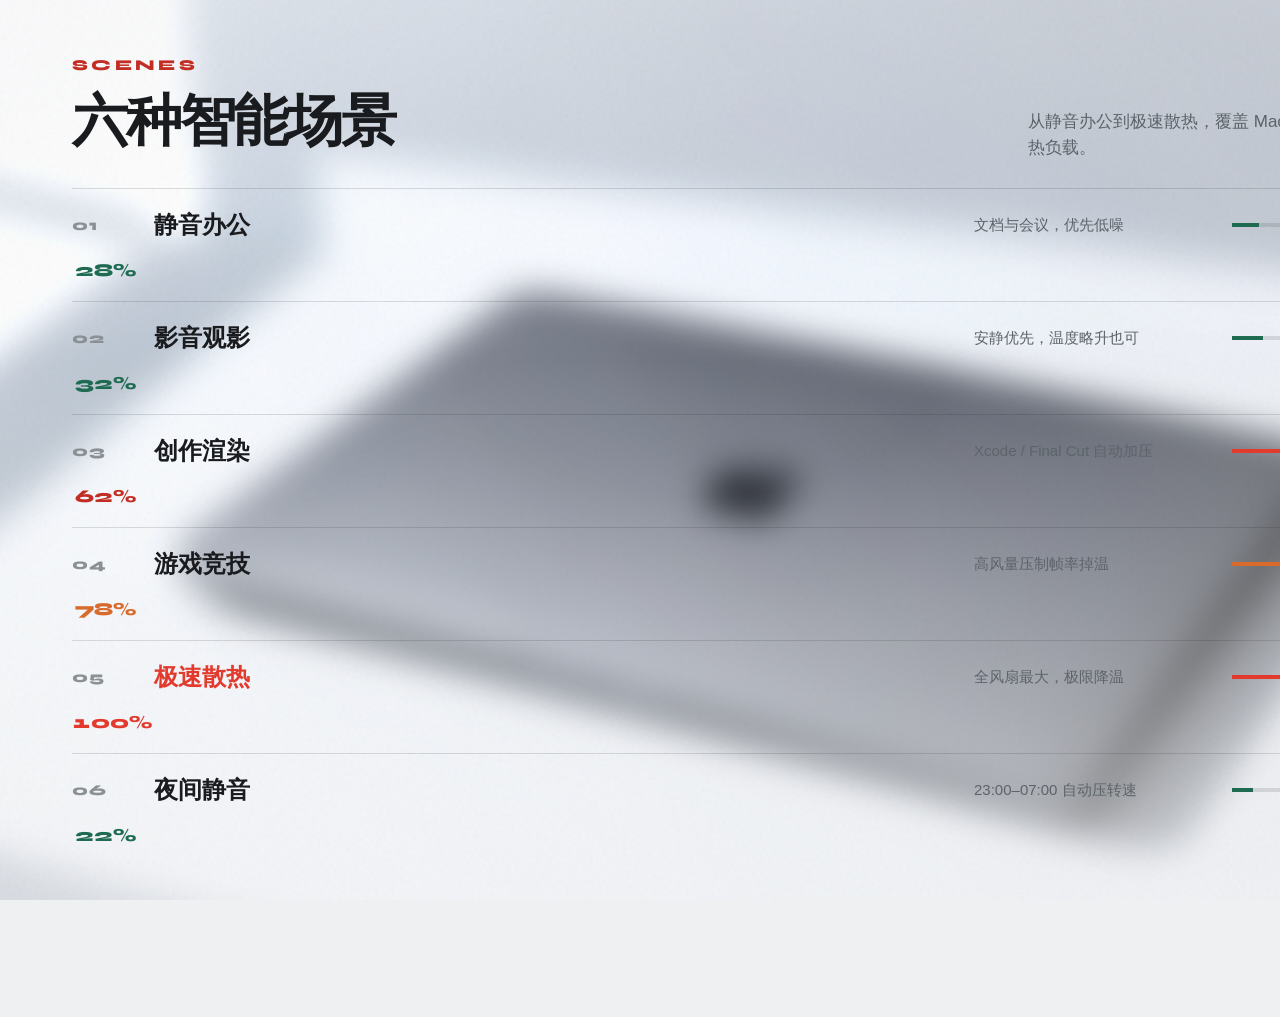
<file: docs/_gen/scenes.html>
<!DOCTYPE html>
<html lang="zh-Hans">
<head>
  <meta charset="utf-8" />
  <title>MacFan Scenes Poster</title>
  <link rel="stylesheet" href="poster.css" />
  <style>
    body { width: 1400px; height: 900px; }
    .mat { height: 100%; padding: 56px 72px 40px; display: flex; flex-direction: column; }
    header { display: flex; justify-content: space-between; align-items: end; margin-bottom: 28px; }
    .kicker { font-family: var(--display); font-size: 15px; font-weight: 800; letter-spacing: 0.22em; text-transform: uppercase; color: var(--accent-deep); display: block; margin-bottom: 10px; }
    h1 { font-size: 56px; font-weight: 800; letter-spacing: -0.04em; }
    header p { font-size: 17px; color: #5c646a; max-width: 300px; line-height: 1.5; }
    .list { display: flex; flex-direction: column; flex: 1; }
    .row {
      display: grid; grid-template-columns: 64px 1fr 240px 96px;
      align-items: center; gap: 18px;
      padding: 20px 0; border-top: 1px solid rgba(22,24,27,0.14);
    }
    .id { font-family: var(--display); font-size: 15px; font-weight: 800; letter-spacing: 0.08em; color: #8a9094; }
    h2 { font-size: 24px; font-weight: 700; }
    .row p { font-size: 15px; color: #5c646a; }
    .pct { font-family: var(--display); font-size: 18px; font-weight: 800; text-align: right; font-variant-numeric: tabular-nums; }
    .bar { height: 4px; background: rgba(22,24,27,0.12); }
    .bar i { display: block; height: 100%; }
    .h-low .bar i { background: var(--good); }
    .h-low .pct { color: var(--good); }
    .h-mid .bar i { background: var(--accent); }
    .h-mid .pct { color: var(--accent-deep); }
    .h-high .bar i { background: var(--amber); }
    .h-high .pct { color: var(--amber); }
    .h-max .bar i { background: var(--coral); }
    .h-max .pct, .h-max h2 { color: var(--coral); }
  </style>
</head>
<body class="poster">
  <div class="photo mist" style="background-image:url('bg/mac.jpg')"></div>
  <div class="veil"></div>
  <div class="grain"></div>
  <div class="mat">
    <header>
      <div>
        <span class="kicker">Scenes</span>
        <h1>六种智能场景</h1>
      </div>
      <p>从静音办公到极速散热，覆盖 Mac 全天热负载。</p>
    </header>
    <div class="list">
      <div class="row h-low"><span class="id">01</span><h2>静音办公</h2><p>文档与会议，优先低噪</p><div><div class="bar"><i style="width:28%"></i></div></div><div class="pct">28%</div></div>
      <div class="row h-low"><span class="id">02</span><h2>影音观影</h2><p>安静优先，温度略升也可</p><div><div class="bar"><i style="width:32%"></i></div></div><div class="pct">32%</div></div>
      <div class="row h-mid"><span class="id">03</span><h2>创作渲染</h2><p>Xcode / Final Cut 自动加压</p><div><div class="bar"><i style="width:62%"></i></div></div><div class="pct">62%</div></div>
      <div class="row h-high"><span class="id">04</span><h2>游戏竞技</h2><p>高风量压制帧率掉温</p><div><div class="bar"><i style="width:78%"></i></div></div><div class="pct">78%</div></div>
      <div class="row h-max"><span class="id">05</span><h2>极速散热</h2><p>全风扇最大，极限降温</p><div><div class="bar"><i style="width:100%"></i></div></div><div class="pct">100%</div></div>
      <div class="row h-low"><span class="id">06</span><h2>夜间静音</h2><p>23:00–07:00 自动压转速</p><div><div class="bar"><i style="width:22%"></i></div></div><div class="pct">22%</div></div>
    </div>
  </div>
</body>
</html>
</file>
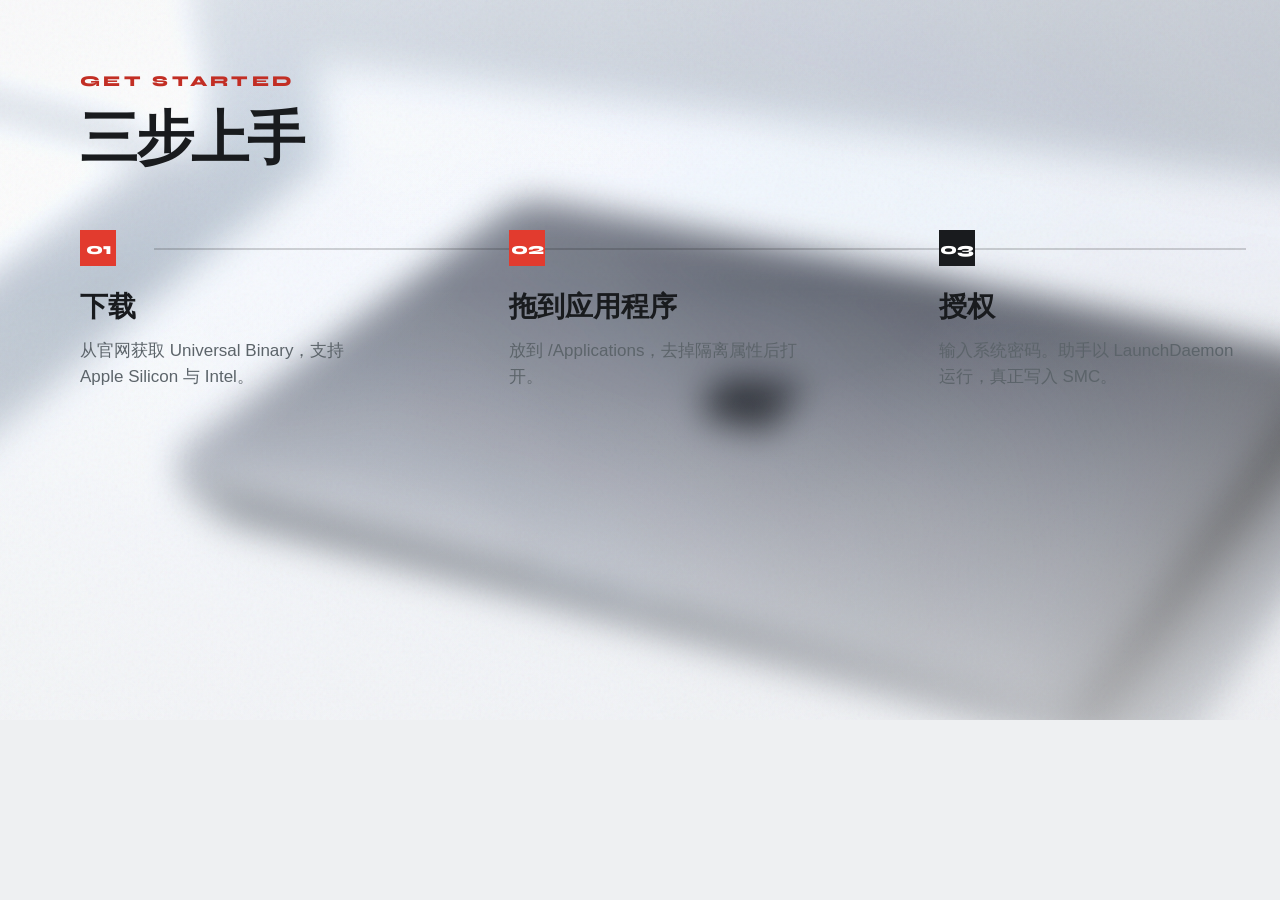
<file: docs/_gen/start.html>
<!DOCTYPE html>
<html lang="zh-Hans">
<head>
  <meta charset="utf-8" />
  <title>MacFan Start Poster</title>
  <link rel="stylesheet" href="poster.css" />
  <style>
    body { width: 1400px; height: 720px; }
    .mat { height: 100%; padding: 72px 80px; display: flex; flex-direction: column; }
    .kicker { font-family: var(--display); font-size: 15px; font-weight: 800; letter-spacing: 0.22em; text-transform: uppercase; color: var(--accent-deep); }
    h1 { font-size: 58px; font-weight: 800; letter-spacing: -0.04em; margin: 10px 0 52px; }
    .steps { display: grid; grid-template-columns: 1fr 1fr 1fr; gap: 48px; position: relative; }
    .steps::before {
      content: ""; position: absolute; top: 18px; left: 6%; right: 6%; height: 2px;
      background: #16181b; opacity: 0.18;
    }
    .n {
      width: 36px; height: 36px; display: grid; place-items: center;
      font-family: var(--display); font-size: 16px; font-weight: 800; color: #fff; background: var(--accent);
      margin-bottom: 22px; position: relative;
    }
    .s3 .n { background: var(--ink); color: #fff; }
    h2 { font-size: 28px; font-weight: 750; margin-bottom: 12px; }
    p { font-size: 17px; color: #5c646a; line-height: 1.55; max-width: 300px; }
  </style>
</head>
<body class="poster">
  <div class="photo mist" style="background-image:url('bg/mac.jpg')"></div>
  <div class="veil"></div>
  <div class="grain"></div>
  <div class="mat">
    <div class="kicker">Get Started</div>
    <h1>三步上手</h1>
    <div class="steps">
      <article>
        <div class="n">01</div>
        <h2>下载</h2>
        <p>从官网获取 Universal Binary，支持 Apple Silicon 与 Intel。</p>
      </article>
      <article class="s2">
        <div class="n">02</div>
        <h2>拖到应用程序</h2>
        <p>放到 /Applications，去掉隔离属性后打开。</p>
      </article>
      <article class="s3">
        <div class="n">03</div>
        <h2>授权</h2>
        <p>输入系统密码。助手以 LaunchDaemon 运行，真正写入 SMC。</p>
      </article>
    </div>
  </div>
</body>
</html>
</file>
<file: docs/styles.css>
:root {
  --ink: #191b1e;
  --paper: #f1f2f4;
  --paper-2: #e6e8eb;
  --accent: #e23b2e;
  --accent-deep: #c22e24;
  --amber: #d86a2b;
  --coral: #e23b2e;
  --good: #1f6b52;
  --muted: #5f656c;
  --line: rgba(25, 27, 30, 0.12);
  --on-accent: #fff;
  --font: "Karla", "Noto Sans SC", "PingFang SC", "Hiragino Sans GB", sans-serif;
  --display: "Syne", "Noto Sans SC", "PingFang SC", sans-serif;
  --nav-h: 68px;
  --max: 1180px;
  --ease: cubic-bezier(0.16, 1, 0.3, 1);
}

*, *::before, *::after { box-sizing: border-box; }
html { scroll-behavior: smooth; }
body {
  margin: 0;
  font-family: var(--font);
  font-size: 17px;
  color: var(--ink);
  background: var(--paper);
  line-height: 1.55;
  -webkit-font-smoothing: antialiased;
}
a { color: inherit; text-decoration: none; }
img { max-width: 100%; height: auto; display: block; }
h1, h2, h3, .hero-brand, .kicker, .btn, .nav .brand, .mode-list span, .heat-list span, .heat-list b, .start-track em {
  font-family: var(--display);
}

.wash {
  pointer-events: none;
  position: fixed;
  inset: 0;
  z-index: 0;
  background:
    radial-gradient(ellipse 70% 45% at 100% 0%, rgba(226, 59, 46, 0.10), transparent 55%),
    radial-gradient(ellipse 50% 40% at 0% 100%, rgba(31, 107, 82, 0.08), transparent 50%),
    linear-gradient(180deg, #f7f8f9 0%, var(--paper) 40%, var(--paper-2) 100%);
}

.wrap {
  width: min(var(--max), calc(100% - 48px));
  margin-inline: auto;
}

.nav {
  position: fixed;
  inset: 0 0 auto;
  z-index: 40;
  height: var(--nav-h);
  display: flex;
  align-items: center;
  justify-content: center;
  color: var(--ink);
  background: rgba(241, 242, 244, 0.82);
  backdrop-filter: blur(14px);
  transition: background 0.3s var(--ease), border-color 0.3s;
}
.nav.scrolled {
  background: rgba(241, 242, 244, 0.96);
  border-bottom: 1px solid var(--line);
}
.nav-inner {
  width: min(var(--max), calc(100% - 48px));
  display: flex;
  align-items: center;
  justify-content: space-between;
  gap: 20px;
}
.brand {
  display: inline-flex;
  align-items: center;
  gap: 10px;
  font-weight: 800;
  font-size: 1.35rem;
  letter-spacing: -0.03em;
}
.brand img { border-radius: 8px; }
.nav-links {
  display: flex;
  align-items: center;
  gap: 22px;
  font-family: var(--display);
  font-size: 1.05rem;
  font-weight: 800;
  letter-spacing: -0.02em;
  color: var(--ink);
}
.nav-links > a:hover { color: var(--accent); }
.nav-text {
  appearance: none;
  border: 0;
  background: none;
  font: inherit;
  font-weight: 800;
  color: var(--ink);
  cursor: pointer;
  padding: 0;
}
.nav-burger {
  display: none;
  flex-direction: column;
  gap: 5px;
  padding: 8px;
  background: none;
  border: none;
  cursor: pointer;
}
.nav-burger span {
  display: block;
  width: 20px;
  height: 2px;
  background: var(--ink);
}

.btn {
  display: inline-flex;
  align-items: center;
  justify-content: center;
  gap: 8px;
  padding: 11px 22px;
  border-radius: 3px;
  font-size: 0.95rem;
  font-weight: 800;
  letter-spacing: -0.04em;
  text-transform: none;
  cursor: pointer;
  transition: transform 0.2s var(--ease), background 0.2s, filter 0.2s;
}
.btn-solid {
  background: var(--accent);
  color: var(--on-accent);
}
.btn-solid:hover { filter: brightness(1.06); transform: translateY(-1px); }
.btn-ghost {
  border: 1.5px solid rgba(22, 24, 27, 0.35);
  color: var(--ink);
  background: transparent;
}
.btn-ghost:hover { background: rgba(22, 24, 27, 0.06); }
.btn-lg { padding: 14px 28px; font-size: 1.05rem; }

.hero {
  position: relative;
  z-index: 1;
  min-height: 100svh;
  display: flex;
  align-items: flex-end;
  overflow: hidden;
}
.hero-photo {
  position: absolute;
  inset: -6%;
  overflow: hidden;
}
.hero-photo img {
  width: 100%;
  height: 100%;
  object-fit: cover;
  object-position: center 40%;
  transform: scale(1.04);
  filter: saturate(1.02) contrast(1.04);
  animation: heroDrift 18s var(--ease) alternate both;
}
.hero-photo::after {
  content: "";
  position: absolute;
  inset: 0;
  background:
    linear-gradient(180deg, rgba(241, 242, 244, 0.08) 0%, transparent 30%, rgba(241, 242, 244, 0.5) 100%);
}
.hero-veil {
  position: absolute;
  inset: 0;
  background: linear-gradient(180deg, transparent 48%, rgba(241, 242, 244, 0.78) 100%);
}
.hero-copy {
  position: relative;
  z-index: 1;
  width: min(var(--max), calc(100% - 48px));
  margin: 0 auto 0 max(24px, calc((100% - var(--max)) / 2));
  padding: 0 0 64px;
  color: var(--ink);
  max-width: 720px;
}
.hero-brand {
  margin: 0;
  font-size: clamp(5.2rem, 14vw, 9rem);
  font-weight: 900;
  letter-spacing: -0.06em;
  line-height: 0.78;
  color: var(--ink);
  animation: brandIn 1.1s var(--ease) both;
}
.hero-brand.mini {
  font-size: 3rem;
  line-height: 0.85;
}
.hero-copy h1 {
  margin: 12px 0 0;
  font-family: var(--font);
  font-size: clamp(1.15rem, 2vw, 1.45rem);
  font-weight: 500;
  letter-spacing: -0.02em;
  color: var(--ink);
}
.hero-copy h1 span { display: inline; }
.hero-desc {
  margin: 14px 0 0;
  max-width: 28rem;
  color: var(--muted);
  font-size: 1.05rem;
}
.hero-cta {
  display: flex;
  flex-wrap: wrap;
  gap: 12px;
  margin-top: 28px;
  animation: riseIn 1s var(--ease) 0.15s both;
}
.hero-version {
  margin: 16px 0 0;
  font-family: var(--display);
  font-size: 0.95rem;
  font-weight: 700;
  letter-spacing: 0.08em;
  text-transform: none;
  color: var(--muted);
}

.band {
  position: relative;
  z-index: 1;
  padding: 96px 0 44px;
}
.band-tint {
  background:
    linear-gradient(180deg, rgba(255,255,255,0.35), transparent 40%),
    rgba(220, 225, 228, 0.7);
}
.band-start {
  background:
    radial-gradient(ellipse 60% 50% at 0% 0%, rgba(226, 59, 46, 0.10), transparent 50%),
    linear-gradient(180deg, #eceef0 0%, var(--paper) 100%);
}
.kicker-block { max-width: 38rem; margin-bottom: 40px; }
.kicker {
  margin: 0 0 8px;
  font-size: 0.82rem;
  font-weight: 800;
  letter-spacing: 0.18em;
  text-transform: uppercase;
  color: var(--accent);
}
.kicker-block h2 {
  margin: 0;
  font-size: clamp(2.1rem, 4.2vw, 3.1rem);
  font-weight: 800;
  letter-spacing: -0.04em;
  line-height: 0.98;
}
.kicker-block p {
  margin: 14px 0 0;
  color: var(--muted);
  font-family: var(--font);
}

.bleed {
  width: min(var(--max), calc(100% - 48px));
  margin: 0 auto 8px;
  position: relative;
  overflow: hidden;
  background: #eef0f2;
  border-radius: 22px;
}
.bleed img {
  width: 100%;
  height: auto;
  max-height: 78vh;
  object-fit: cover;
  object-position: center center;
}
.bleed::after {
  content: "";
  position: absolute;
  inset: 0;
  pointer-events: none;
  border-radius: inherit;
  background: linear-gradient(180deg, transparent 70%, rgba(22, 24, 27, 0.08));
}
.split-visuals {
  display: grid;
  grid-template-columns: 1fr 1fr;
  gap: 28px;
  padding-top: 36px;
  padding-bottom: 24px;
}
.split-visuals figure { margin: 0; }
.split-visuals img {
  width: 100%;
  border-radius: 22px;
}
.split-visuals figcaption {
  margin-top: 12px;
  font-size: 1.15rem;
  font-weight: 800;
  letter-spacing: -0.02em;
}

.mode-list {
  list-style: none;
  margin: 0;
  padding: 0;
  border-top: 2px solid var(--ink);
}
.mode-list li {
  display: grid;
  grid-template-columns: 88px 1fr;
  gap: 16px;
  padding: 28px 0;
  border-bottom: 1px solid var(--line);
}
.mode-list span {
  font-weight: 800;
  font-size: 1.35rem;
  letter-spacing: 0.04em;
  color: var(--accent-deep);
}
.mode-list h3 { margin: 0 0 6px; font-size: 1.45rem; font-weight: 800; }
.mode-list p { margin: 0; color: var(--muted); font-family: var(--font); }

.heat-list {
  list-style: none;
  margin: 0;
  padding: 0;
}
.heat-list li {
  display: grid;
  grid-template-columns: 56px 170px 1fr auto;
  gap: 16px;
  align-items: baseline;
  padding: 20px 0 20px 0;
  border-top: 1px solid var(--line);
}
.heat-list li:first-child { border-top: 2px solid var(--ink); }
.heat-list span { font-size: 1.05rem; font-weight: 800; color: var(--muted); }
.heat-list h3 { margin: 0; font-size: 1.25rem; font-weight: 800; }
.heat-list p { margin: 0; color: var(--muted); font-family: var(--font); }
.heat-list b {
  font-variant-numeric: tabular-nums;
  font-size: 1.25rem;
  font-weight: 800;
  color: var(--good);
}
.heat-list [data-heat="mid"] b { color: var(--accent-deep); }
.heat-list [data-heat="high"] b { color: var(--amber); }
.heat-list [data-heat="max"] b,
.heat-list [data-heat="max"] h3 { color: var(--coral); }

.start-track {
  list-style: none;
  margin: 0 0 48px;
  padding: 0;
  display: grid;
  grid-template-columns: repeat(3, 1fr);
  gap: 40px;
  position: relative;
}
.start-track::before {
  content: "";
  position: absolute;
  top: 18px;
  left: 8%;
  right: 8%;
  height: 2px;
  background: var(--ink);
  opacity: 0.16;
}
.start-track em {
  display: grid;
  place-items: center;
  width: 38px;
  height: 38px;
  margin-bottom: 16px;
  font-style: normal;
  font-weight: 800;
  font-size: 0.95rem;
  color: var(--on-accent);
  background: var(--accent);
  position: relative;
}
.start-track li:nth-child(3) em { background: var(--ink); color: #fff; }
.start-track h3 { margin: 0 0 8px; font-size: 1.5rem; font-weight: 800; }
.start-track p { margin: 0; color: var(--muted); font-family: var(--font); }

.note {
  margin: 28px auto 0;
  color: var(--muted);
  font-size: 0.9rem;
}
.dev-link { margin: 10px auto 24px; font-size: 0.9rem; }
.dev-link a {
  color: var(--ink);
  font-weight: 700;
  border-bottom: 2px solid var(--accent);
}

.band-cta { padding: 80px 0 96px; }
.cta-line {
  display: flex;
  align-items: end;
  justify-content: space-between;
  gap: 32px;
  flex-wrap: wrap;
}
.cta-line h2 { margin: 8px 0 6px; font-size: 2.4rem; letter-spacing: -0.04em; font-weight: 800; }
.cta-line p { margin: 0; color: var(--muted); }

.footer {
  position: relative;
  z-index: 1;
  border-top: 2px solid var(--ink);
  padding: 28px 0 48px;
  color: var(--muted);
  font-size: 0.88rem;
}
.footer-inner {
  display: flex;
  justify-content: space-between;
  gap: 16px;
  flex-wrap: wrap;
}
.footer-right { display: flex; gap: 20px; }
.footer-right a { font-weight: 800; font-family: var(--display); letter-spacing: 0.04em; color: var(--ink); }

.reveal { opacity: 1; transform: none; }
.js-ready .reveal:not(.visible) {
  opacity: 0;
  transform: translateY(18px);
  transition: opacity 0.7s var(--ease), transform 0.7s var(--ease);
  transition-delay: var(--reveal-delay, 0ms);
}
.reveal.visible { opacity: 1; transform: none; }

@keyframes heroDrift {
  from { transform: scale(1.08) translate3d(0, 0, 0); }
  to { transform: scale(1.14) translate3d(-1.4%, -1%, 0); }
}
@keyframes brandIn {
  from { opacity: 0; transform: translateY(28px); letter-spacing: 0.08em; }
  to { opacity: 1; transform: none; letter-spacing: -0.06em; }
}
@keyframes riseIn {
  from { opacity: 0; transform: translateY(16px); }
  to { opacity: 1; transform: none; }
}

@media (max-width: 1040px) {
  .hero-copy {
    max-width: none;
    margin-left: auto;
    padding-bottom: 40px;
  }
  .hero-brand { font-size: clamp(4rem, 22vw, 6.5rem); }
  .split-visuals,
  .start-track,
  .heat-list li { grid-template-columns: 1fr; }
  .heat-list li { gap: 6px; }
  .start-track::before { display: none; }
  .nav-links {
    display: none;
    position: absolute;
    top: var(--nav-h);
    left: 0; right: 0;
    z-index: 41;
    flex-direction: column;
    align-items: stretch;
    padding: 16px 20px 24px;
    background: rgba(241, 242, 244, 0.98);
    border-bottom: 1px solid var(--line);
    color: var(--ink);
  }
  .nav-links.open { display: flex; }
  .nav-links.open .btn { width: 100%; }
  .nav-burger { display: flex; }
  .mode-list li { grid-template-columns: 56px 1fr; }
}

@media (prefers-reduced-motion: reduce) {
  *, *::before, *::after {
    animation-duration: 0.01ms !important;
    transition-duration: 0.01ms !important;
  }
}


/* homepage refine */
html { text-rendering: optimizeLegibility; }
h1, .hero h1, .hero-title { text-wrap: balance; letter-spacing: -0.03em; }
nav, .site-header, .topbar { backdrop-filter: blur(18px); }
</file>
<file: docs/more-apps.css>
/* 各官网共用：「更多软件」引流菜单 — MacFan Hard Light */
.more-apps {
  position: relative;
  display: inline-flex;
  align-items: center;
  margin: 0;
  z-index: 40;
}

.more-apps > summary {
  list-style: none;
  cursor: pointer;
  user-select: none;
  font: inherit;
  color: var(--ink, #171e2e);
  position: relative;
  isolation: isolate;
  display: inline-flex;
  align-items: center;
  gap: 0.55rem;
  padding: 0.42rem 0.72rem 0.42rem 0.5rem;
  border-radius: 4px;
  border: 1px solid var(--border, rgba(23, 30, 46, 0.10));
  background: rgba(255, 255, 255, 0.92);
  box-shadow: 0 2px 8px rgba(23, 30, 46, 0.05);
  transition: color 0.2s ease, background 0.2s ease, border-color 0.2s ease, box-shadow 0.2s ease, transform 0.22s cubic-bezier(0.34, 1.56, 0.64, 1);
}

.more-apps > summary::-webkit-details-marker { display: none; }

.more-apps-ico {
  display: grid;
  grid-template-columns: repeat(2, 6px);
  gap: 3px;
  padding: 5px;
  border-radius: 10px;
  background: linear-gradient(145deg, rgba(226, 59, 46, 0.14), rgba(31, 107, 82, 0.08));
  box-shadow: inset 0 0 0 1px rgba(23, 30, 46, 0.05);
  flex: 0 0 auto;
}

.more-apps-ico i {
  display: block;
  width: 6px;
  height: 6px;
  border-radius: 2px;
  background: var(--dot, #e23b2e);
}

.more-apps-ico i:nth-child(1) { --dot: #1f6b52; }
.more-apps-ico i:nth-child(2) { --dot: #e23b2e; }
.more-apps-ico i:nth-child(3) { --dot: #d86a2b; }
.more-apps-ico i:nth-child(4) { --dot: #191b1e; }

.more-apps-label {
  font-size: 1.02rem;
  font-weight: 800;
  letter-spacing: -0.02em;
  white-space: nowrap;
  color: var(--ink, #171e2e);
}

.more-apps-chevron {
  display: inline-flex;
  align-items: center;
  justify-content: center;
  width: 1.25rem;
  height: 1.25rem;
  border-radius: 4px;
  background: rgba(23, 30, 46, 0.06);
  color: var(--muted, #616f85);
  flex: 0 0 auto;
  transition: transform 0.22s ease, background 0.22s ease, color 0.22s ease;
}

.more-apps-chevron::after {
  content: "";
  width: 0.34rem;
  height: 0.34rem;
  border-right: 1.75px solid currentColor;
  border-bottom: 1.75px solid currentColor;
  transform: rotate(45deg) translateY(-1px);
}

.more-apps > summary:hover {
  border-color: rgba(226, 59, 46, 0.4);
  box-shadow: 0 8px 22px rgba(22, 24, 27, 0.08);
  transform: translateY(-1px);
}

.more-apps > summary:focus-visible {
  outline: none;
  box-shadow: 0 0 0 3px rgba(226, 59, 46, 0.28);
}

.more-apps[open] > summary {
  border-color: rgba(226, 59, 46, 0.45);
  box-shadow: 0 0 0 3px rgba(226, 59, 46, 0.12), 0 10px 28px rgba(22, 24, 27, 0.08);
}

.more-apps[open] .more-apps-chevron {
  background: rgba(226, 59, 46, 0.16);
  color: var(--accent, #e23b2e);
  transform: rotate(180deg);
}

.more-apps-panel {
  position: absolute;
  top: calc(100% + 10px);
  right: 0;
  min-width: 300px;
  padding: 0.5rem;
  border-radius: 16px;
  border: 1px solid rgba(23, 30, 46, 0.10);
  background: rgba(255, 255, 255, 0.96);
  backdrop-filter: blur(20px) saturate(1.4);
  color: var(--ink, #171e2e);
  box-shadow: 0 20px 56px rgba(23, 30, 46, 0.14), 0 0 0 1px rgba(255, 255, 255, 0.8) inset;
  z-index: 60;
  transform-origin: top right;
  animation: moreAppsIn 0.24s cubic-bezier(0.22, 1, 0.36, 1);
}

@keyframes moreAppsIn {
  from { opacity: 0; transform: translateY(-8px) scale(0.97); }
  to { opacity: 1; transform: none; }
}

.more-apps-head {
  display: flex;
  align-items: center;
  gap: 0.5rem;
  padding: 0.45rem 0.75rem 0.55rem;
  font-size: 0.68rem;
  font-weight: 700;
  letter-spacing: 0.08em;
  text-transform: uppercase;
  color: var(--muted-dim, #8590a2);
}

.more-apps-head::before {
  content: "";
  width: 1.1rem;
  height: 2px;
  border-radius: 0;
  background: linear-gradient(90deg, #1f6b52, #e23b2e, #d86a2b, #191b1e);
}

.more-apps-panel a {
  display: grid !important;
  grid-template-columns: auto 1fr auto;
  gap: 0.12rem 0.7rem;
  align-items: center;
  text-decoration: none !important;
  color: var(--ink, #171e2e) !important;
  padding: 0.72rem 0.75rem !important;
  border-radius: 12px !important;
  background: transparent !important;
  border: 0 !important;
  box-shadow: none !important;
  line-height: 1.3;
  transition: background 0.18s ease, transform 0.18s ease;
}

.more-apps-panel a:hover {
  background: rgba(243, 244, 242, 0.95) !important;
  transform: translateX(2px);
}

.more-apps-badge {
  grid-row: span 2;
  width: 2.1rem;
  height: 2.1rem;
  border-radius: 10px;
  display: inline-flex;
  align-items: center;
  justify-content: center;
  font-size: 0.72rem;
  font-weight: 800;
  letter-spacing: -0.03em;
  color: #ffffff;
  background: var(--app-accent, #e23b2e);
  box-shadow: 0 4px 12px color-mix(in srgb, var(--app-accent, #e23b2e) 28%, transparent);
}

.more-apps-panel .app-name {
  font-size: 0.94rem;
  font-weight: 700;
  letter-spacing: -0.02em;
  color: var(--ink, #171e2e);
}

.more-apps-panel .app-desc {
  grid-column: 2;
  font-size: 0.78rem;
  font-weight: 500;
  color: var(--muted, #616f85);
}

.more-apps-arrow {
  grid-row: span 2;
  opacity: 0.45;
  font-size: 0.72rem;
  color: var(--muted-dim, #8590a2);
  transition: opacity 0.18s ease;
}

.more-apps-panel a:hover .more-apps-arrow { opacity: 0.9; }

.nav.nav-dark:not(.scrolled) .more-apps > summary,
.topbar:not(.on) .more-apps > summary {
  color: rgba(255, 255, 255, 0.96);
  border-color: rgba(255, 255, 255, 0.22);
  background: rgba(255, 255, 255, 0.12);
  box-shadow: 0 8px 24px rgba(0, 0, 0, 0.14);
}

.nav.nav-dark:not(.scrolled) .more-apps-label,
.topbar:not(.on) .more-apps-label { color: #ffffff; }

.nav.nav-dark:not(.scrolled) .more-apps > summary:hover,
.nav.nav-dark:not(.scrolled) .more-apps[open] > summary,
.topbar:not(.on) .more-apps > summary:hover,
.topbar:not(.on) .more-apps[open] > summary {
  color: #fff;
  border-color: rgba(255, 255, 255, 0.36);
  background: rgba(255, 255, 255, 0.18);
}

.nav.nav-dark:not(.scrolled) .more-apps-chevron,
.topbar:not(.on) .more-apps-chevron {
  background: rgba(255, 255, 255, 0.16);
  color: #fff;
}

@media (max-width: 720px) {
  .more-apps-panel {
    right: auto;
    left: 50%;
    transform: translateX(-50%);
    transform-origin: top center;
    min-width: min(300px, calc(100vw - 2rem));
  }

  @keyframes moreAppsIn {
    from { opacity: 0; transform: translateX(-50%) translateY(-8px) scale(0.97); }
    to { opacity: 1; transform: translateX(-50%); }
  }
}

@media (prefers-reduced-motion: reduce) {
  .more-apps-panel { animation: none; }
  .more-apps > summary,
  .more-apps-panel a,
  .more-apps-chevron { transition: none; }
}
</file>
<file: docs/_gen/poster.css>
@import url("https://fonts.googleapis.com/css2?family=Syne:wght@700;800&display=swap");
@import url("base.css");

.poster {
  position: relative;
  overflow: hidden;
  background: #eef0f2;
  color: #191b1e;
}
.poster .photo {
  position: absolute;
  inset: -10%;
  background: center / cover no-repeat;
  filter: blur(12px) saturate(1.05) contrast(1.06);
  transform: scale(1.05);
}
.poster .photo.soft {
  filter: blur(7px) saturate(1.04) contrast(1.05);
}
.poster .photo.mist {
  filter: blur(16px) saturate(1.06) brightness(1.04) contrast(1.04);
}
.poster .veil {
  position: absolute;
  inset: 0;
  background:
    radial-gradient(ellipse 78% 68% at 50% 40%, transparent 22%, rgba(241, 242, 244, 0.42) 100%),
    linear-gradient(180deg, rgba(241, 242, 244, 0.12) 0%, transparent 40%, rgba(241, 242, 244, 0.5) 100%);
}
.poster .grain {
  position: absolute;
  inset: 0;
  pointer-events: none;
  opacity: 0.06;
  mix-blend-mode: multiply;
  background-image: url("data:image/svg+xml,%3Csvg viewBox='0 0 256 256' xmlns='http://www.w3.org/2000/svg'%3E%3Cfilter id='n'%3E%3CfeTurbulence type='fractalNoise' baseFrequency='0.85' numOctaves='2' stitchTiles='stitch'/%3E%3C/filter%3E%3Crect width='100%25' height='100%25' filter='url(%23n)'/%3E%3C/svg%3E");
}
.poster .mat { position: relative; z-index: 1; }
</file>
